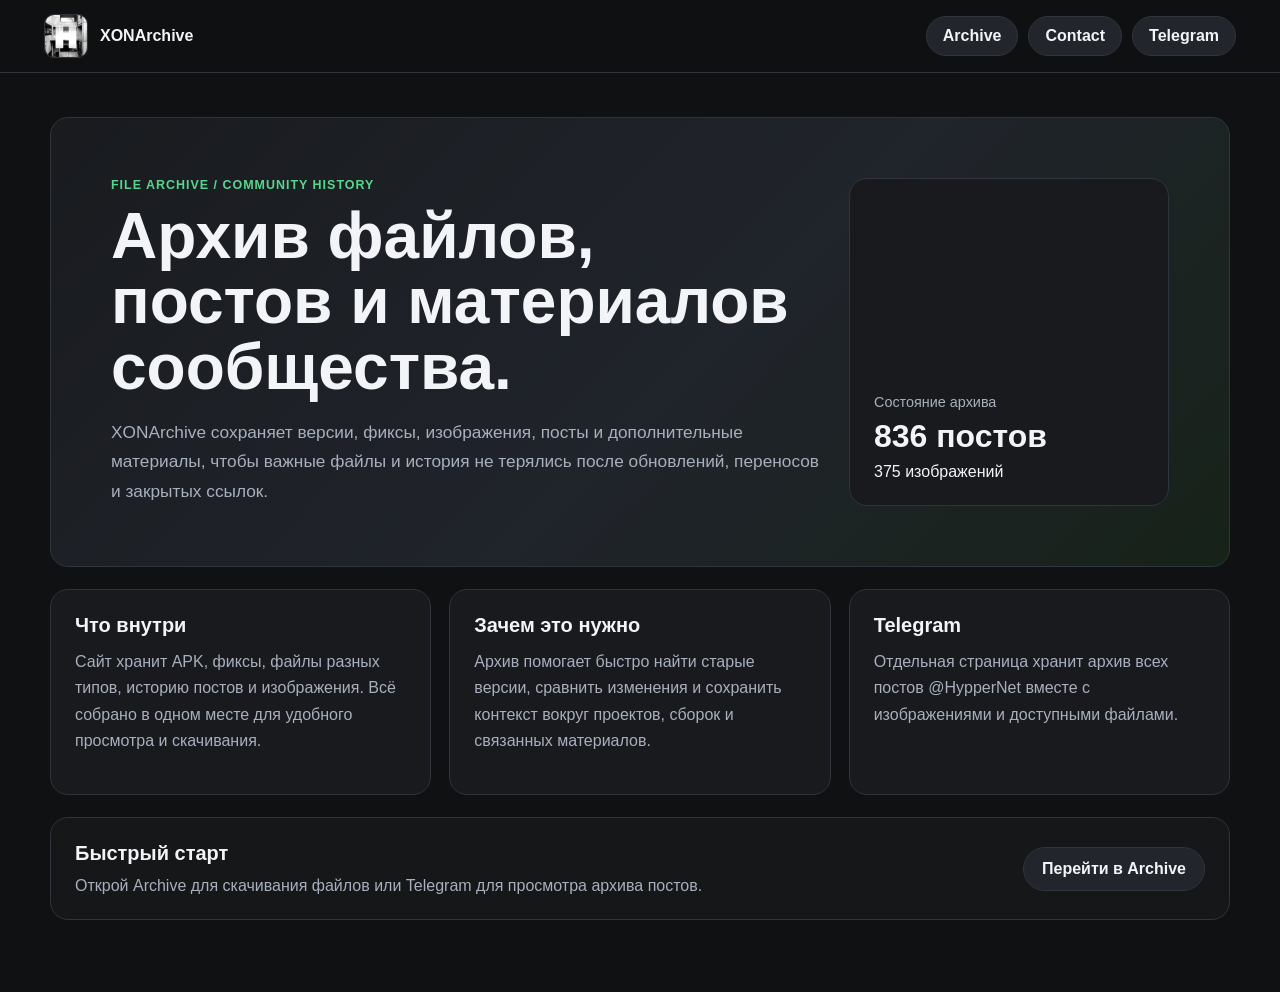
<file: index.html>
<!doctype html>
<html lang="ru">
<head>
  <meta charset="utf-8">
  <meta name="viewport" content="width=device-width, initial-scale=1">
  <title>XONArchive</title>
  <link rel="stylesheet" href="styles.css">
</head>
<body>
  <header class="site-header">
    <a class="brand" href="index.html" aria-label="XONArchive home">
      <img src="XONArchive.jpg" alt="XONArchive">
      <span>XONArchive</span>
    </a>
    <nav class="nav">
      <a href="archive.html">Archive</a>
      <a href="contact.html">Contact</a>
      <a href="telegram.html">Telegram</a>
    </nav>
  </header>

  <main class="page">
    <section class="hero">
      <div>
        <p class="eyebrow">File archive / community history</p>
        <h1>Архив файлов, постов и материалов сообщества.</h1>
        <p class="lead">XONArchive сохраняет версии, фиксы, изображения, посты и дополнительные материалы, чтобы важные файлы и история не терялись после обновлений, переносов и закрытых ссылок.</p>
      </div>
      <aside class="status-panel" aria-label="Archive stats">
        <span class="panel-label">Состояние архива</span>
        <strong id="messageCount">Загрузка...</strong>
        <span id="photoCount">Telegram archive</span>
      </aside>
    </section>

    <section class="grid-section">
      <article class="info-card">
        <h2>Что внутри</h2>
        <p>Сайт хранит APK, фиксы, файлы разных типов, историю постов и изображения. Всё собрано в одном месте для удобного просмотра и скачивания.</p>
      </article>
      <article class="info-card">
        <h2>Зачем это нужно</h2>
        <p>Архив помогает быстро найти старые версии, сравнить изменения и сохранить контекст вокруг проектов, сборок и связанных материалов.</p>
      </article>
      <article class="info-card">
        <h2>Telegram</h2>
        <p>Отдельная страница хранит архив всех постов @HypperNet вместе с изображениями и доступными файлами.</p>
      </article>
    </section>

    <section class="link-band">
      <div>
        <h2>Быстрый старт</h2>
        <p>Открой Archive для скачивания файлов или Telegram для просмотра архива постов.</p>
      </div>
      <a class="primary-link" href="archive.html">Перейти в Archive</a>
    </section>
  </main>

  <script src="main.js"></script>
</body>
</html>
</file>
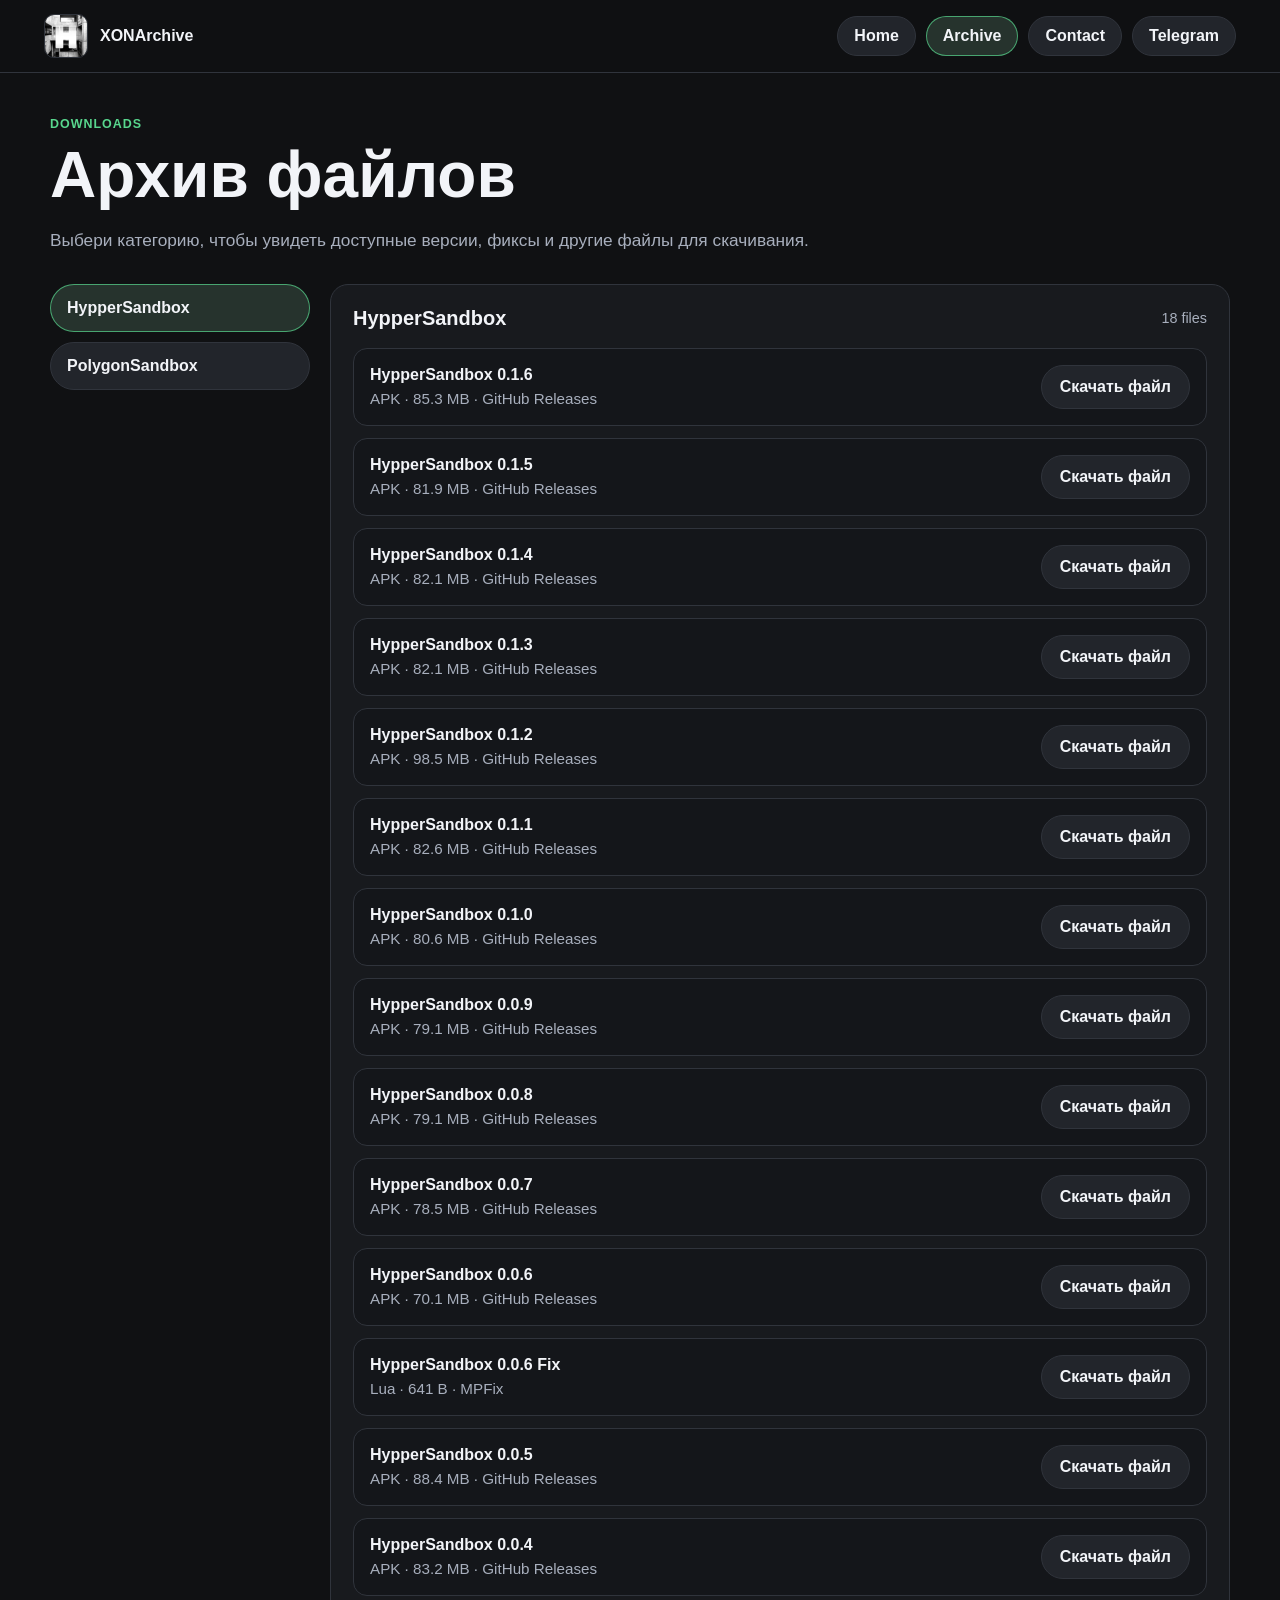
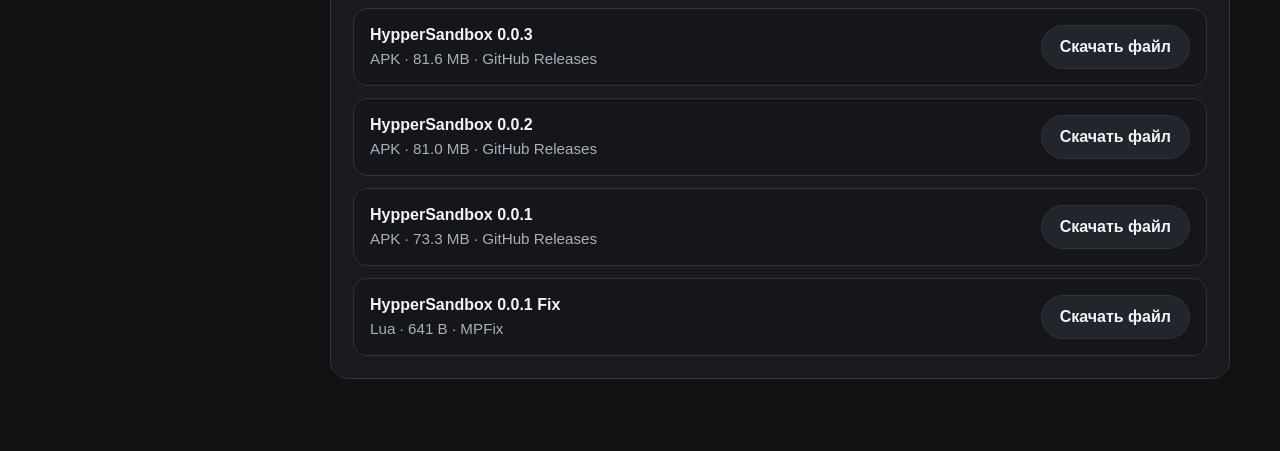
<file: archive.html>
<!doctype html>
<html lang="ru">
<head>
  <meta charset="utf-8">
  <meta name="viewport" content="width=device-width, initial-scale=1">
  <title>Archive - XONArchive</title>
  <link rel="stylesheet" href="styles.css">
</head>
<body>
  <header class="site-header">
    <a class="brand" href="index.html" aria-label="XONArchive home">
      <img src="XONArchive.jpg" alt="XONArchive">
      <span>XONArchive</span>
    </a>
    <nav class="nav">
      <a href="index.html">Home</a>
      <a class="active" href="archive.html">Archive</a>
      <a href="contact.html">Contact</a>
      <a href="telegram.html">Telegram</a>
    </nav>
  </header>

  <main class="page">
    <section class="page-title">
      <p class="eyebrow">Downloads</p>
      <h1>Архив файлов</h1>
      <p class="lead">Выбери категорию, чтобы увидеть доступные версии, фиксы и другие файлы для скачивания.</p>
    </section>

    <section class="archive-layout">
      <div class="category-list" role="tablist" aria-label="Archive categories">
        <button class="category-button active" type="button" data-game="hypper">HypperSandbox</button>
        <button class="category-button" type="button" data-game="polygon">PolygonSandbox</button>
      </div>
      <div class="version-panel">
        <div class="version-heading">
          <h2 id="gameTitle">HypperSandbox</h2>
          <span id="gameMeta">18 files</span>
        </div>
        <div id="versionList" class="version-list"></div>
      </div>
    </section>
  </main>

  <script src="archive.js"></script>
</body>
</html>
</file>
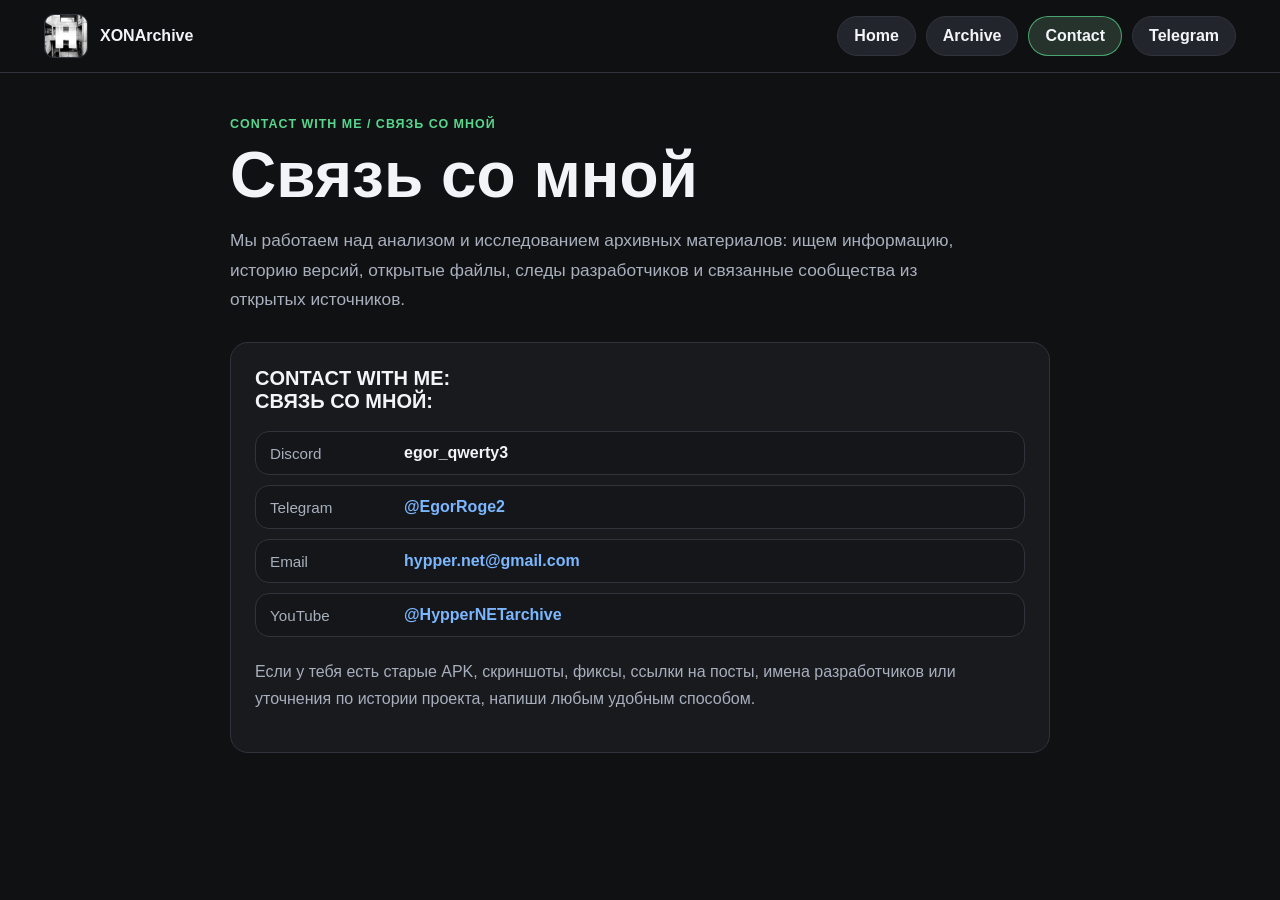
<file: contact.html>
<!doctype html>
<html lang="ru">
<head>
  <meta charset="utf-8">
  <meta name="viewport" content="width=device-width, initial-scale=1">
  <title>Contact - XONArchive</title>
  <link rel="stylesheet" href="styles.css">
</head>
<body>
  <header class="site-header">
    <a class="brand" href="index.html" aria-label="XONArchive home">
      <img src="XONArchive.jpg" alt="XONArchive">
      <span>XONArchive</span>
    </a>
    <nav class="nav">
      <a href="index.html">Home</a>
      <a href="archive.html">Archive</a>
      <a class="active" href="contact.html">Contact</a>
      <a href="telegram.html">Telegram</a>
    </nav>
  </header>

  <main class="page narrow">
    <section class="page-title">
      <p class="eyebrow">Contact with me / Связь со мной</p>
      <h1>Связь со мной</h1>
      <p class="lead">Мы работаем над анализом и исследованием архивных материалов: ищем информацию, историю версий, открытые файлы, следы разработчиков и связанные сообщества из открытых источников.</p>
    </section>

    <section class="contact-box">
      <h2>CONTACT WITH ME:<br>СВЯЗЬ СО МНОЙ:</h2>
      <div class="contact-list">
        <div class="contact-row">
          <span>Discord</span>
          <strong>egor_qwerty3</strong>
        </div>
        <div class="contact-row">
          <span>Telegram</span>
          <a href="https://t.me/EgorRoge2" target="_blank" rel="noreferrer">@EgorRoge2</a>
        </div>
        <div class="contact-row">
          <span>Email</span>
          <a href="mailto:hypper.net@gmail.com">hypper.net@gmail.com</a>
        </div>
        <div class="contact-row">
          <span>YouTube</span>
          <a href="https://youtube.com/@hyppernetarchive" target="_blank" rel="noreferrer">@HypperNETarchive</a>
        </div>
      </div>
      <p>Если у тебя есть старые APK, скриншоты, фиксы, ссылки на посты, имена разработчиков или уточнения по истории проекта, напиши любым удобным способом.</p>
    </section>
  </main>
</body>
</html>
</file>
<file: styles.css>
:root {
  color-scheme: dark;
  --bg: #101113;
  --surface: #181a1e;
  --surface-2: #22252b;
  --line: #30343c;
  --text: #f2f4f8;
  --muted: #a8afbd;
  --accent: #58d68d;
  --accent-2: #7bb7ff;
  --danger: #ff7a7a;
  --radius: 18px;
}

* {
  box-sizing: border-box;
}

body {
  margin: 0;
  min-height: 100vh;
  background: var(--bg);
  color: var(--text);
  font-family: Inter, "Segoe UI", Arial, sans-serif;
}

a {
  color: inherit;
}

.site-header {
  position: sticky;
  top: 0;
  z-index: 10;
  display: flex;
  align-items: center;
  justify-content: space-between;
  gap: 18px;
  padding: 14px clamp(16px, 4vw, 44px);
  background: rgba(16, 17, 19, 0.92);
  border-bottom: 1px solid var(--line);
  backdrop-filter: blur(18px);
}

.brand {
  display: inline-flex;
  align-items: center;
  gap: 12px;
  min-width: 0;
  color: var(--text);
  font-weight: 800;
  text-decoration: none;
}

.brand img {
  width: 44px;
  height: 44px;
  flex: 0 0 auto;
  border-radius: 10px;
  border: 1px solid var(--line);
  object-fit: cover;
}

.nav {
  display: flex;
  align-items: center;
  justify-content: flex-end;
  gap: 10px;
  flex-wrap: wrap;
}

.nav a,
.primary-link,
.category-button,
.download-button,
.contact-link {
  border: 1px solid var(--line);
  border-radius: 999px;
  background: var(--surface-2);
  color: var(--text);
  font: inherit;
  font-weight: 700;
  text-decoration: none;
  transition: transform 160ms ease, border-color 160ms ease, background 160ms ease;
}

.nav a {
  padding: 10px 16px;
}

.nav a:hover,
.nav a.active,
.primary-link:hover,
.category-button:hover,
.category-button.active,
.download-button:hover,
.contact-link:hover {
  border-color: color-mix(in srgb, var(--accent) 70%, white 0%);
  background: #26332d;
}

.nav a:hover,
.primary-link:hover,
.category-button:hover,
.download-button:hover,
.contact-link:hover {
  transform: translateY(-1px);
}

.page {
  width: min(1180px, calc(100% - 32px));
  margin: 0 auto;
  padding: 44px 0 72px;
}

.page.narrow {
  width: min(820px, calc(100% - 32px));
}

.hero {
  display: grid;
  grid-template-columns: minmax(0, 1fr) 320px;
  gap: 24px;
  align-items: stretch;
  padding: clamp(28px, 6vw, 60px);
  background: linear-gradient(135deg, #191b1f 0%, #20242b 55%, #172219 100%);
  border: 1px solid var(--line);
  border-radius: var(--radius);
}

.eyebrow {
  margin: 0 0 12px;
  color: var(--accent);
  font-size: 0.78rem;
  font-weight: 800;
  letter-spacing: 0.08em;
  text-transform: uppercase;
}

h1,
h2,
p {
  margin-top: 0;
}

h1 {
  max-width: 900px;
  margin-bottom: 18px;
  font-size: clamp(2rem, 5vw, 4.4rem);
  line-height: 1.02;
  letter-spacing: 0;
}

h2 {
  margin-bottom: 12px;
  font-size: 1.25rem;
}

.lead {
  max-width: 760px;
  margin-bottom: 0;
  color: var(--muted);
  font-size: 1.08rem;
  line-height: 1.7;
}

.status-panel,
.info-card,
.version-panel,
.contact-box,
.chat-tools,
.message {
  background: var(--surface);
  border: 1px solid var(--line);
  border-radius: var(--radius);
}

.status-panel {
  display: flex;
  flex-direction: column;
  justify-content: flex-end;
  min-height: 220px;
  padding: 24px;
}

.panel-label,
.version-heading span,
.message-meta,
.empty-note {
  color: var(--muted);
  font-size: 0.9rem;
}

.status-panel strong {
  margin: 8px 0;
  font-size: 2rem;
}

.grid-section {
  display: grid;
  grid-template-columns: repeat(3, 1fr);
  gap: 18px;
  margin-top: 22px;
}

.info-card,
.contact-box {
  padding: 24px;
}

.info-card p,
.contact-box p,
.message-text {
  color: var(--muted);
  line-height: 1.65;
}

.link-band {
  display: flex;
  align-items: center;
  justify-content: space-between;
  gap: 22px;
  margin-top: 22px;
  padding: 24px;
  border: 1px solid var(--line);
  border-radius: var(--radius);
  background: #151719;
}

.link-band p {
  margin-bottom: 0;
  color: var(--muted);
}

.primary-link,
.download-button,
.contact-link {
  display: inline-flex;
  align-items: center;
  justify-content: center;
  min-height: 44px;
  padding: 11px 18px;
  white-space: nowrap;
}

.page-title {
  margin-bottom: 28px;
}

.page-title h1 a {
  color: var(--accent-2);
  text-decoration: none;
}

.archive-layout {
  display: grid;
  grid-template-columns: 260px minmax(0, 1fr);
  gap: 20px;
  align-items: start;
}

.category-list {
  display: grid;
  gap: 10px;
}

.category-button {
  width: 100%;
  min-height: 48px;
  padding: 12px 16px;
  cursor: pointer;
  text-align: left;
}

.version-panel {
  padding: 22px;
}

.version-heading {
  display: flex;
  align-items: center;
  justify-content: space-between;
  gap: 16px;
  margin-bottom: 18px;
}

.version-heading h2 {
  margin-bottom: 0;
}

.version-list {
  display: grid;
  gap: 12px;
}

.telegram-files {
  margin-bottom: 18px;
}

.version-item {
  display: grid;
  grid-template-columns: minmax(0, 1fr) auto;
  gap: 16px;
  align-items: center;
  padding: 16px;
  border: 1px solid var(--line);
  border-radius: 14px;
  background: #14161a;
}

.version-name {
  display: block;
  margin-bottom: 6px;
  font-weight: 800;
}

.version-info {
  color: var(--muted);
  font-size: 0.95rem;
}

.contact-link {
  margin-bottom: 18px;
  color: var(--accent-2);
}

.contact-list {
  display: grid;
  gap: 10px;
  margin: 18px 0 22px;
}

.contact-row {
  display: grid;
  grid-template-columns: 120px minmax(0, 1fr);
  gap: 14px;
  align-items: center;
  padding: 12px 14px;
  border: 1px solid var(--line);
  border-radius: 14px;
  background: #14161a;
}

.contact-row span {
  color: var(--muted);
  font-size: 0.95rem;
}

.contact-row a {
  color: var(--accent-2);
  font-weight: 800;
  overflow-wrap: anywhere;
  text-decoration: none;
}

.contact-row strong {
  overflow-wrap: anywhere;
}

.chat-tools {
  position: sticky;
  top: 82px;
  z-index: 5;
  display: flex;
  align-items: center;
  justify-content: space-between;
  gap: 16px;
  margin-bottom: 18px;
  padding: 14px;
}

.chat-tools input {
  width: min(520px, 100%);
  min-height: 44px;
  padding: 10px 16px;
  border: 1px solid var(--line);
  border-radius: 999px;
  background: #101113;
  color: var(--text);
  font: inherit;
}

.chat-list {
  display: grid;
  gap: 14px;
}

.message {
  padding: 16px;
}

.message-meta {
  display: flex;
  justify-content: space-between;
  gap: 12px;
  margin-bottom: 10px;
}

.message-text {
  white-space: pre-wrap;
}

.message-text a {
  color: var(--accent-2);
}

.message img {
  display: block;
  width: min(100%, 680px);
  max-height: 760px;
  margin-top: 12px;
  border: 1px solid var(--line);
  border-radius: 14px;
  object-fit: contain;
  background: #0c0d0f;
}

.message audio {
  display: block;
  width: min(100%, 680px);
  margin-top: 12px;
}

.message img.sticker-image {
  width: 64px;
  height: 64px;
  object-fit: contain;
}

.service-message {
  border-style: dashed;
}

.empty-note {
  padding: 24px;
  text-align: center;
}

@media (max-width: 820px) {
  .site-header,
  .link-band,
  .chat-tools,
  .version-heading {
    align-items: stretch;
    flex-direction: column;
  }

  .site-header {
    position: static;
  }

  .nav {
    justify-content: flex-start;
  }

  .hero,
  .grid-section,
  .archive-layout {
    grid-template-columns: 1fr;
  }

  .status-panel {
    min-height: auto;
  }

  .version-item {
    grid-template-columns: 1fr;
  }

  .download-button,
  .primary-link {
    width: 100%;
  }

  .contact-row {
    grid-template-columns: 1fr;
    gap: 6px;
  }
}
</file>
